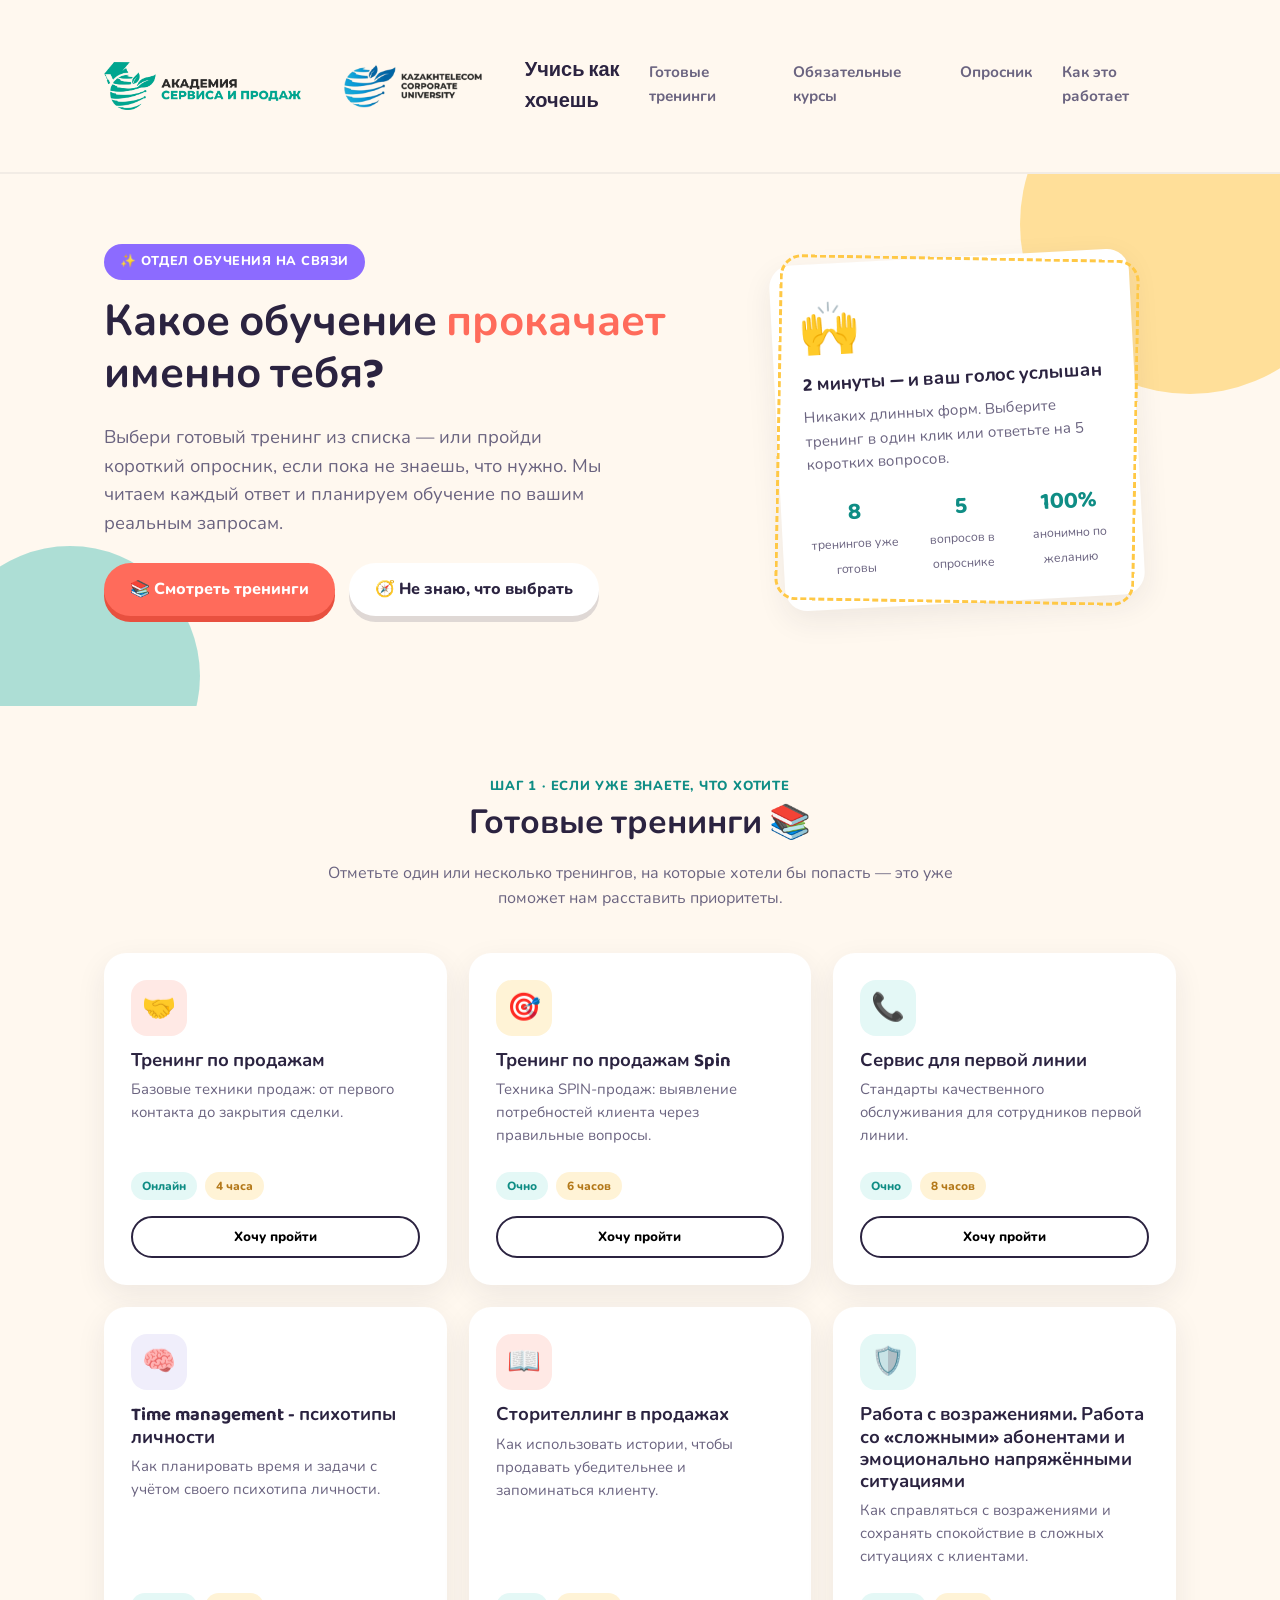
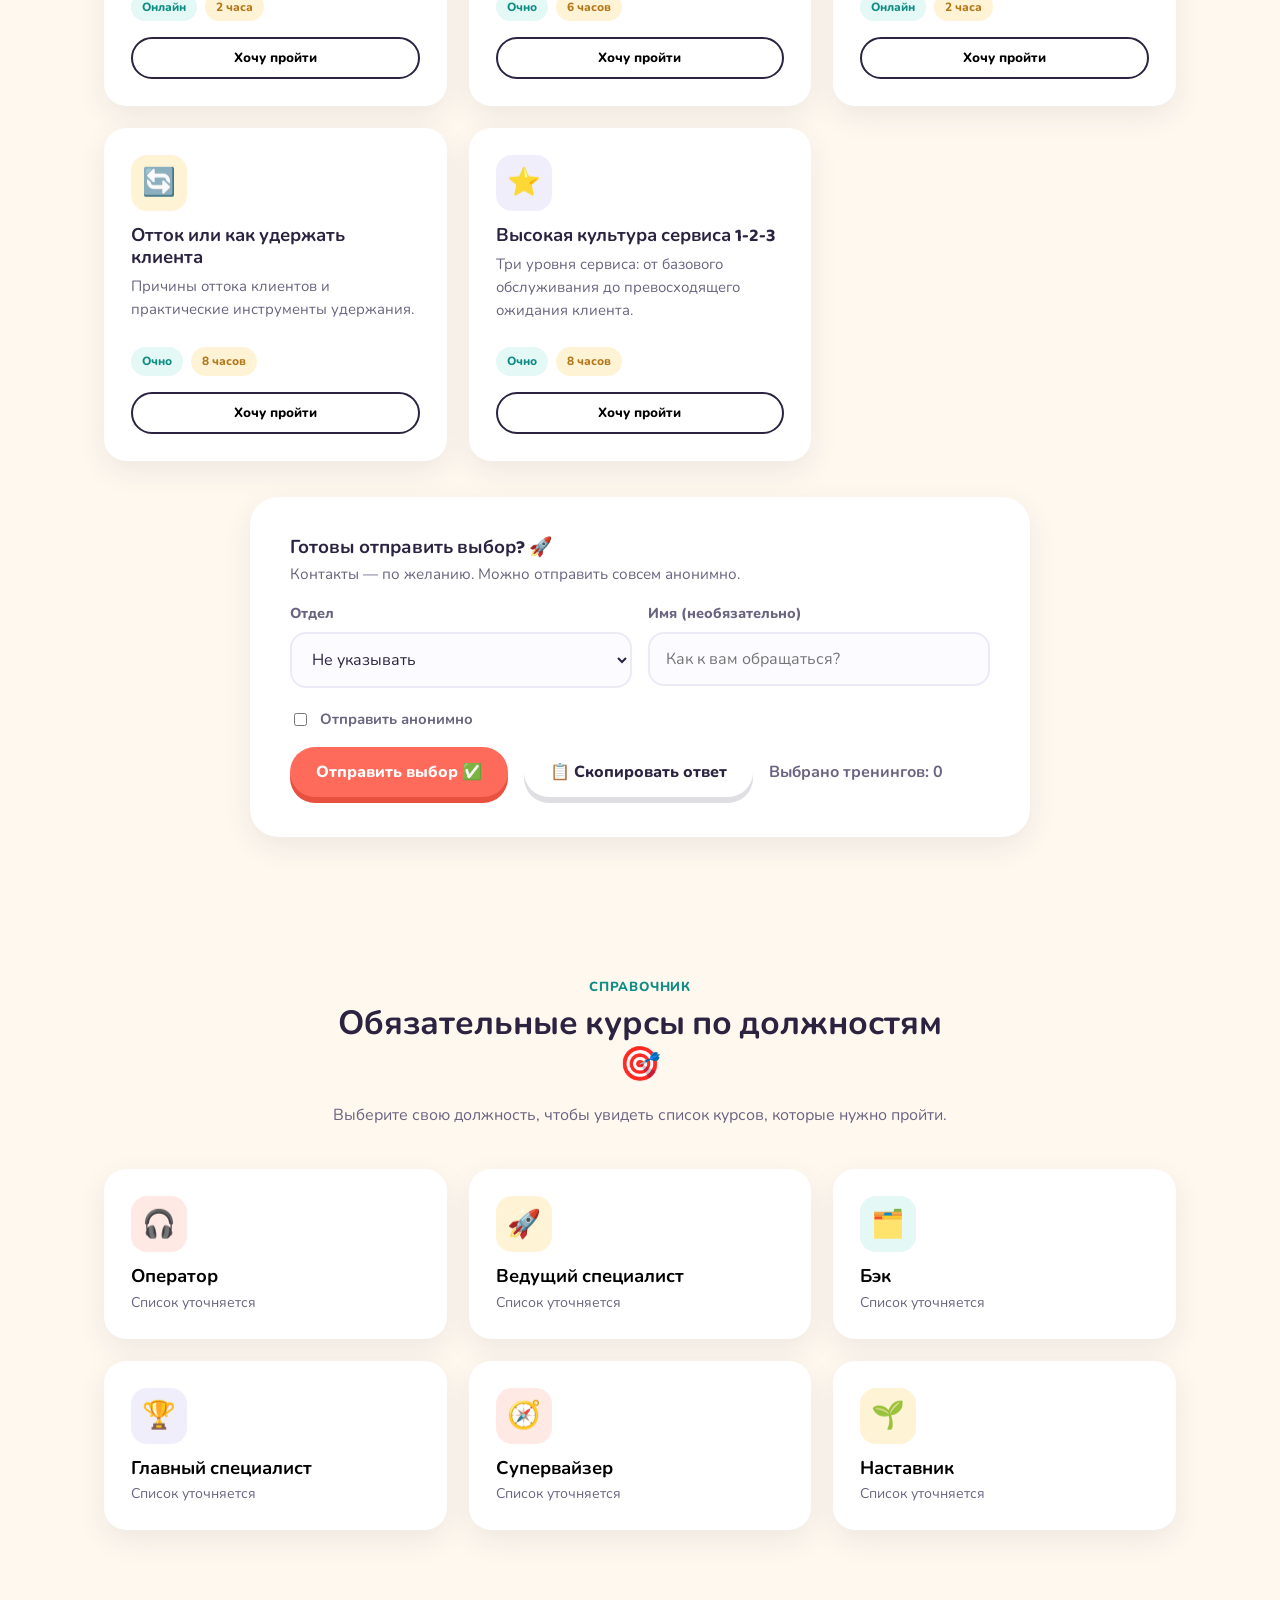
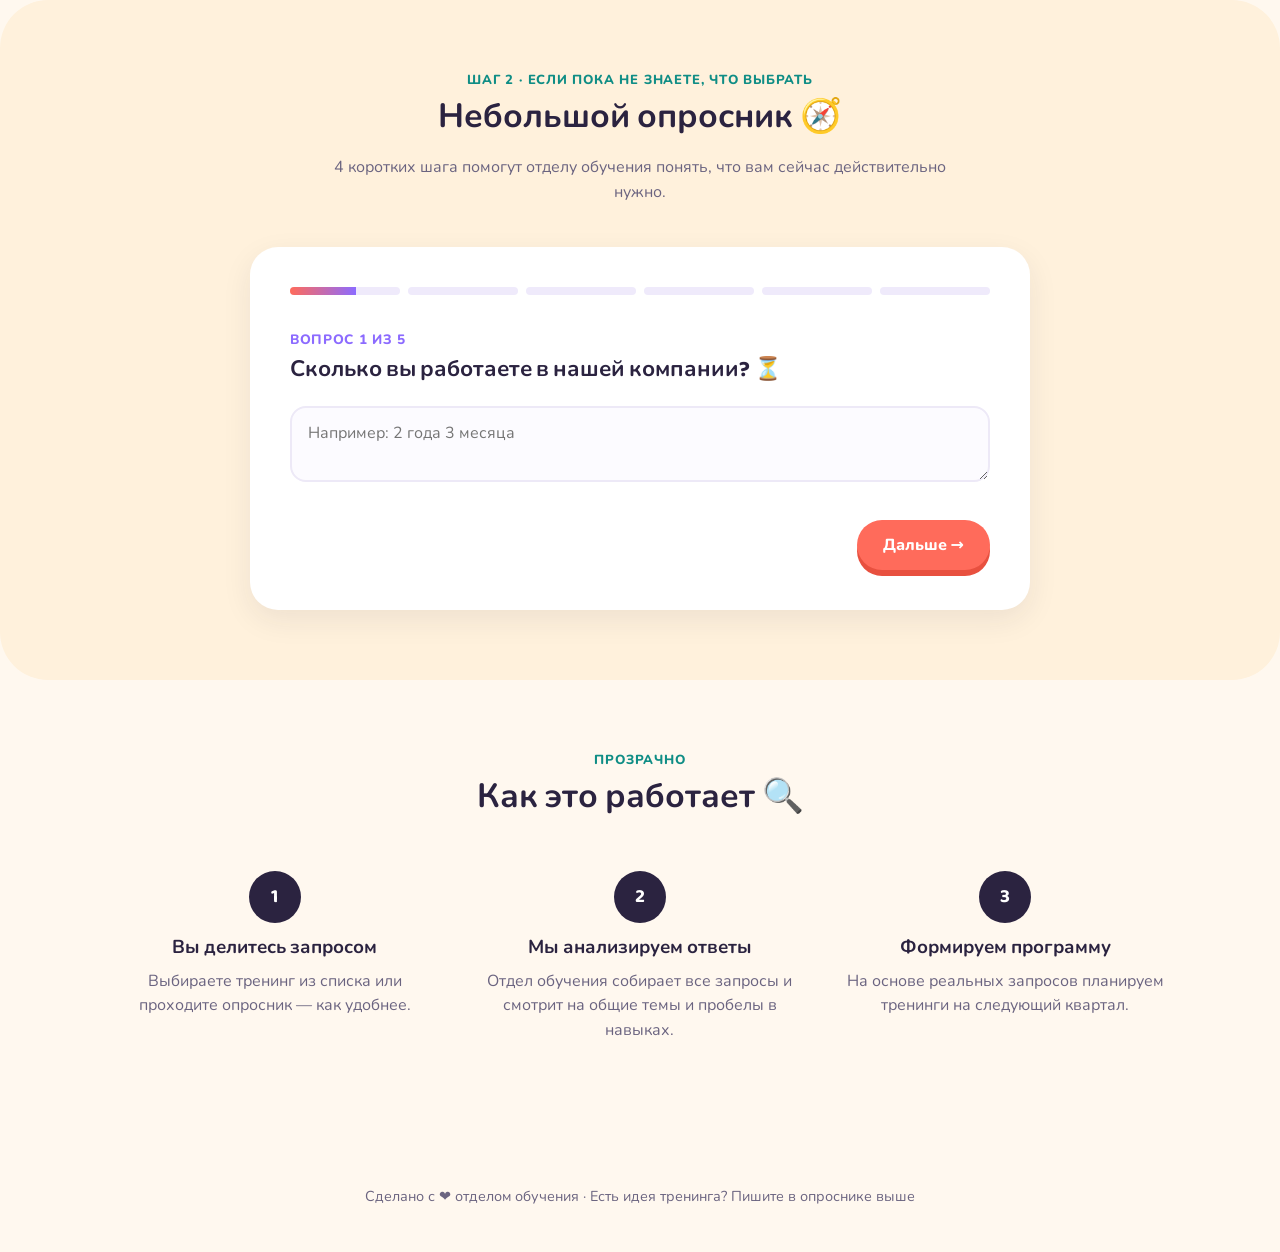
<file: index.html>
<!DOCTYPE html>
<html lang="ru">
<head>
<meta charset="UTF-8">
<meta name="viewport" content="width=device-width, initial-scale=1.0">
<title>Учись как хочешь — отдел обучения слушает вас</title>
<link rel="preconnect" href="https://fonts.googleapis.com">
<link href="https://fonts.googleapis.com/css2?family=Baloo+2:wght@600;700;800&family=Nunito:wght@400;600;700;800&display=swap" rel="stylesheet">
<link rel="stylesheet" href="style.css">
</head>
<body>

<div class="topbar">
  <div class="topbar-inner container">
    <div class="brand">
      <img src="logo-akademia.png" alt="Академия сервиса и продаж" class="brand-logo brand-logo-akademia">
      <img src="logo-kazakhtelecom.png" alt="Kazakhtelecom Corporate University" class="brand-logo brand-logo-huge">
      <span>Учись как хочешь</span>
    </div>
    <nav class="nav-links">
      <a href="#trainings">Готовые тренинги</a>
      <a href="#mandatory">Обязательные курсы</a>
      <a href="#survey">Опросник</a>
      <a href="#how">Как это работает</a>
    </nav>
  </div>
</div>

<header class="hero">
  <div class="blob blob-1"></div>
  <div class="blob blob-2"></div>
  <div class="container hero-inner">
    <div>
      <span class="eyebrow">✨ Отдел обучения на связи</span>
      <h1>Какое обучение <span>прокачает</span> именно тебя?</h1>
      <p class="lead">Выбери готовый тренинг из списка — или пройди короткий опросник, если пока не знаешь, что нужно. Мы читаем каждый ответ и планируем обучение по вашим реальным запросам.</p>
      <div class="hero-cta">
        <a href="#trainings" class="btn btn-primary">📚 Смотреть тренинги</a>
        <a href="#survey" class="btn btn-secondary">🧭 Не знаю, что выбрать</a>
      </div>
    </div>
    <div class="hero-art">
      <div class="hero-card">
        <div class="big-emoji">🙌</div>
        <h3>2 минуты — и ваш голос услышан</h3>
        <p style="color:var(--ink-soft); font-size:.95rem;">Никаких длинных форм. Выберите тренинг в один клик или ответьте на 5 коротких вопросов.</p>
        <div class="hero-stats">
          <div class="hero-stat"><b>8</b><span>тренингов уже готовы</span></div>
          <div class="hero-stat"><b>5</b><span>вопросов в опроснике</span></div>
          <div class="hero-stat"><b>100%</b><span>анонимно по желанию</span></div>
        </div>
      </div>
    </div>
  </div>
</header>

<section class="section" id="trainings">
  <div class="container">
    <div class="section-head">
      <span class="kicker">Шаг 1 · Если уже знаете, что хотите</span>
      <h2>Готовые тренинги 📚</h2>
      <p>Отметьте один или несколько тренингов, на которые хотели бы попасть — это уже поможет нам расставить приоритеты.</p>
    </div>

    <div class="trainings-grid" id="trainingsGrid"></div>

    <div class="survey-wrap" style="margin-top:36px;">
      <h3 style="margin-bottom:4px;">Готовы отправить выбор? 🚀</h3>
      <p style="color:var(--ink-soft); font-size:.95rem;">Контакты — по желанию. Можно отправить совсем анонимно.</p>

      <div class="two-col field-row">
        <div>
          <label class="field-label">Отдел</label>
          <select id="tDept">
            <option value="">Не указывать</option>
            <option>Продажи</option>
            <option>Маркетинг</option>
            <option>Разработка</option>
            <option>Продукт</option>
            <option>HR</option>
            <option>Финансы</option>
            <option>Поддержка клиентов</option>
            <option>Другое</option>
          </select>
        </div>
        <div>
          <label class="field-label">Имя (необязательно)</label>
          <input type="text" id="tName" placeholder="Как к вам обращаться?">
        </div>
      </div>

      <label class="anon-row">
        <input type="checkbox" id="tAnon"> Отправить анонимно
      </label>

      <div style="margin-top:16px; display:flex; align-items:center; gap:16px; flex-wrap:wrap;">
        <button class="btn btn-primary" id="submitTrainings">Отправить выбор ✅</button>
        <button class="btn btn-secondary" id="copyTrainings">📋 Скопировать ответ</button>
        <span id="pickCount" style="color:var(--ink-soft); font-weight:700;">Выбрано тренингов: 0</span>
      </div>
    </div>
  </div>
</section>

<section class="section" id="mandatory">
  <div class="container">
    <div class="section-head">
      <span class="kicker">Справочник</span>
      <h2>Обязательные курсы по должностям 🎯</h2>
      <p>Выберите свою должность, чтобы увидеть список курсов, которые нужно пройти.</p>
    </div>

    <div class="positions-grid" id="positionsGrid"></div>

    <div class="position-detail" id="positionDetail" style="display:none;">
      <button type="button" class="btn btn-ghost" id="positionBackBtn">← Ко всем должностям</button>
      <div class="position-detail-head">
        <div class="training-icon" id="positionDetailIcon"></div>
        <h3 id="positionDetailTitle"></h3>
      </div>
      <ul class="course-list" id="positionCourseList"></ul>
    </div>
  </div>
</section>

<section class="section section-alt" id="survey">
  <div class="container">
    <div class="section-head">
      <span class="kicker">Шаг 2 · Если пока не знаете, что выбрать</span>
      <h2>Небольшой опросник 🧭</h2>
      <p>4 коротких шага помогут отделу обучения понять, что вам сейчас действительно нужно.</p>
    </div>

    <div class="survey-wrap">
      <div class="progress-track">
        <div class="progress-seg active" data-seg="1"><span></span></div>
        <div class="progress-seg" data-seg="2"><span></span></div>
        <div class="progress-seg" data-seg="3"><span></span></div>
        <div class="progress-seg" data-seg="4"><span></span></div>
        <div class="progress-seg" data-seg="5"><span></span></div>
        <div class="progress-seg" data-seg="6"><span></span></div>
      </div>

      <form id="surveyForm">
        <!-- Step 1 -->
        <div class="q-step active" data-step="1">
          <span class="q-num">Вопрос 1 из 5</span>
          <h3>Сколько вы работаете в нашей компании? ⏳</h3>
          <div class="field-row">
            <textarea id="q1Tenure" rows="2" placeholder="Например: 2 года 3 месяца"></textarea>
          </div>
        </div>

        <!-- Step 2 -->
        <div class="q-step" data-step="2">
          <span class="q-num">Вопрос 2 из 5</span>
          <h3>Кратко опишите основные ваши задачи ✍️</h3>
          <div class="field-row">
            <textarea id="q2Tasks" rows="4" placeholder="Чем вы занимаетесь на своей должности изо дня в день?"></textarea>
          </div>
        </div>

        <!-- Step 3 -->
        <div class="q-step" data-step="3">
          <span class="q-num">Вопрос 3 из 5</span>
          <h3>Какое обучение вы уже проходили ранее? 📖</h3>
          <div class="field-row">
            <textarea id="q3PriorTraining" rows="4" placeholder="Курсы, тренинги, вебинары — внутренние или внешние..."></textarea>
          </div>
        </div>

        <!-- Step 4 -->
        <div class="q-step" data-step="4">
          <span class="q-num">Вопрос 4 из 5</span>
          <h3>Что для вас важно узнать нового в первую очередь? 💡</h3>
          <div class="field-row">
            <textarea id="q4WhatToLearn" rows="4" placeholder="Какие знания или навыки хотелось бы получить прямо сейчас?"></textarea>
          </div>
        </div>

        <!-- Step 5 -->
        <div class="q-step" data-step="5">
          <span class="q-num">Вопрос 5 из 5</span>
          <h3>Что в вашей работе вы хотите улучшить в первую очередь? 🚀</h3>
          <div class="field-row">
            <textarea id="q5WhatToImprove" rows="4" placeholder="Что мешает работать эффективнее и что стоило бы прокачать?"></textarea>
          </div>
        </div>

        <!-- Step 6 -->
        <div class="q-step" data-step="6">
          <span class="q-num">И последнее</span>
          <h3>Немного о вас 🙋</h3>
          <div class="two-col field-row">
            <div>
              <label class="field-label">Имя (необязательно)</label>
              <input type="text" id="sName" placeholder="Как к вам обращаться?">
            </div>
            <div>
              <label class="field-label">Фамилия (необязательно)</label>
              <input type="text" id="sSurname" placeholder="Ваша фамилия">
            </div>
          </div>
          <div class="two-col field-row">
            <div>
              <label class="field-label">Должность (необязательно)</label>
              <input type="text" id="sPosition" placeholder="Кем вы работаете?">
            </div>
            <div>
              <label class="field-label">Отдел</label>
              <select id="sDept">
                <option value="">Не указывать</option>
                <option>Продажи</option>
                <option>Маркетинг</option>
                <option>Разработка</option>
                <option>Продукт</option>
                <option>HR</option>
                <option>Финансы</option>
                <option>Поддержка клиентов</option>
                <option>Другое</option>
              </select>
            </div>
          </div>
          <label class="anon-row">
            <input type="checkbox" id="sAnon"> Отправить анонимно
          </label>

          <button type="button" class="btn btn-secondary" id="copySurvey" style="margin-top:16px;">📋 Скопировать ответ</button>
        </div>

        <!-- Thank you -->
        <div class="q-step" data-step="thanks">
          <div class="thankyou">
            <div class="big-emoji">🎉</div>
            <h3>Спасибо! Ответ получен</h3>
            <p style="color:var(--ink-soft);">Мы учтём это при планировании программы обучения. Если захотите — можно ещё выбрать тренинг из списка выше.</p>
            <div style="display:flex; gap:12px; justify-content:center; flex-wrap:wrap;">
              <a href="#trainings" class="btn btn-secondary">📚 К списку тренингов</a>
              <button type="button" class="btn btn-primary" id="restartSurvey">🔁 Пройти ещё раз</button>
            </div>
          </div>
        </div>

        <div class="step-nav" id="stepNav">
          <button type="button" class="btn btn-ghost" id="prevBtn" style="visibility:hidden;">← Назад</button>
          <button type="button" class="btn btn-primary" id="nextBtn">Дальше →</button>
        </div>
      </form>
    </div>
  </div>
</section>

<section class="section" id="how">
  <div class="container">
    <div class="section-head">
      <span class="kicker">Прозрачно</span>
      <h2>Как это работает 🔍</h2>
    </div>
    <div class="steps-grid">
      <div class="step-card">
        <div class="step-num">1</div>
        <h3>Вы делитесь запросом</h3>
        <p style="color:var(--ink-soft);">Выбираете тренинг из списка или проходите опросник — как удобнее.</p>
      </div>
      <div class="step-card">
        <div class="step-num">2</div>
        <h3>Мы анализируем ответы</h3>
        <p style="color:var(--ink-soft);">Отдел обучения собирает все запросы и смотрит на общие темы и пробелы в навыках.</p>
      </div>
      <div class="step-card">
        <div class="step-num">3</div>
        <h3>Формируем программу</h3>
        <p style="color:var(--ink-soft);">На основе реальных запросов планируем тренинги на следующий квартал.</p>
      </div>
    </div>
  </div>
</section>

<footer>
  <div class="container">
    <p>Сделано с ❤️ отделом обучения · Есть идея тренинга? Пишите в опроснике выше</p>
  </div>
</footer>

<div class="toast" id="toast"></div>

<script src="data.js"></script>
<script src="vendor-xlsx.full.min.js"></script>
<script src="script.js"></script>
</body>
</html>
</file>
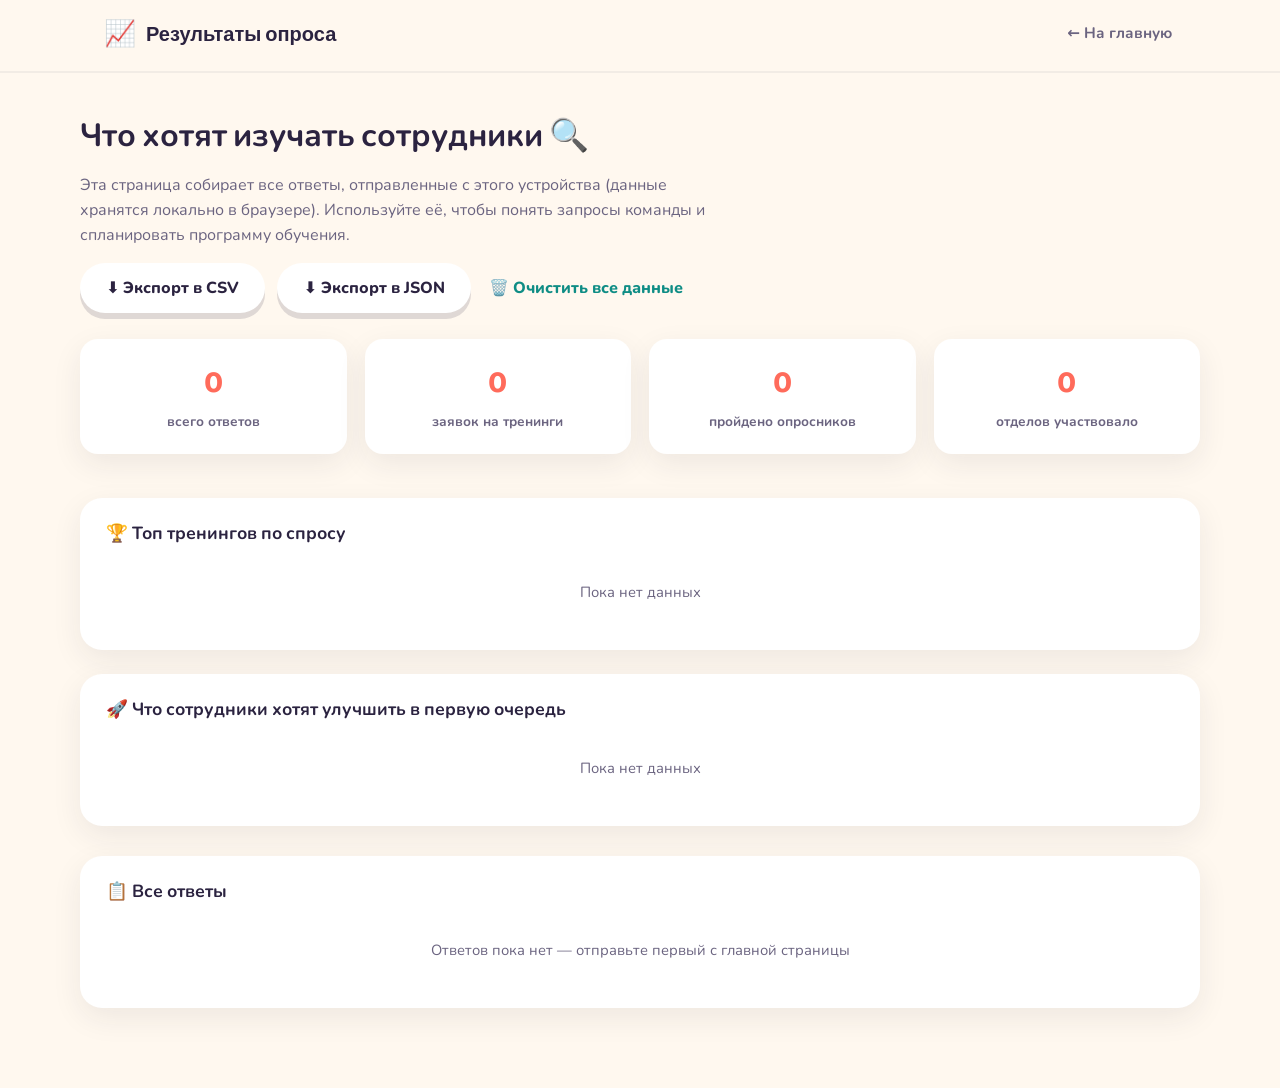
<file: results.html>
<!DOCTYPE html>
<html lang="ru">
<head>
<meta charset="UTF-8">
<meta name="viewport" content="width=device-width, initial-scale=1.0">
<title>Результаты опроса — отдел обучения</title>
<link rel="preconnect" href="https://fonts.googleapis.com">
<link href="https://fonts.googleapis.com/css2?family=Baloo+2:wght@600;700;800&family=Nunito:wght@400;600;700;800&display=swap" rel="stylesheet">
<link rel="stylesheet" href="style.css">
</head>
<body>

<div class="topbar">
  <div class="topbar-inner container">
    <div class="brand"><span class="emoji-badge">📈</span> Результаты опроса</div>
    <nav class="nav-links">
      <a href="index.html">← На главную</a>
    </nav>
  </div>
</div>

<div class="container admin-header">
  <h1>Что хотят изучать сотрудники 🔍</h1>
  <p style="color:var(--ink-soft); max-width:640px;">Эта страница собирает все ответы, отправленные с этого устройства (данные хранятся локально в браузере). Используйте её, чтобы понять запросы команды и спланировать программу обучения.</p>

  <div class="admin-actions">
    <button class="btn btn-secondary" id="exportCsv">⬇️ Экспорт в CSV</button>
    <button class="btn btn-secondary" id="exportJson">⬇️ Экспорт в JSON</button>
    <button class="btn btn-ghost" id="clearAll">🗑️ Очистить все данные</button>
  </div>

  <div class="admin-stats">
    <div class="stat-card"><b id="statTotal">0</b><span>всего ответов</span></div>
    <div class="stat-card"><b id="statTrainings">0</b><span>заявок на тренинги</span></div>
    <div class="stat-card"><b id="statSurveys">0</b><span>пройдено опросников</span></div>
    <div class="stat-card"><b id="statDepts">0</b><span>отделов участвовало</span></div>
  </div>

  <div class="panel" style="margin-bottom:24px;">
    <h3>🏆 Топ тренингов по спросу</h3>
    <div id="trainingBars"></div>
  </div>

  <div class="panel" style="margin-bottom:30px;">
    <h3>🚀 Что сотрудники хотят улучшить в первую очередь</h3>
    <div id="painPoints"></div>
  </div>

  <div class="panel" style="margin-bottom:60px;">
    <h3>📋 Все ответы</h3>
    <div id="responseList" class="response-list"></div>
  </div>
</div>

<div class="toast" id="toast"></div>

<script src="data.js"></script>
<script src="results.js"></script>
</body>
</html>
</file>
<file: style.css>
/* ===== Base & variables ===== */
:root {
  --coral: #FF6B5B;
  --coral-dark: #E8503F;
  --teal: #17B0A7;
  --teal-dark: #0F8D85;
  --yellow: #FFC845;
  --purple: #8C6BFF;
  --cream: #FFF8EF;
  --ink: #2B2340;
  --ink-soft: #6B6480;
  --card: #FFFFFF;
  --shadow: 0 10px 30px rgba(43, 35, 64, 0.08);
  --shadow-hover: 0 16px 40px rgba(43, 35, 64, 0.14);
  --radius: 22px;
  font-size: 16px;
}

* { box-sizing: border-box; }

body {
  margin: 0;
  font-family: 'Nunito', 'Segoe UI', system-ui, sans-serif;
  background: var(--cream);
  color: var(--ink);
  line-height: 1.55;
  overflow-x: hidden;
}

h1, h2, h3, h4 {
  font-family: 'Baloo 2', 'Nunito', sans-serif;
  font-weight: 700;
  margin: 0 0 .5em;
  line-height: 1.2;
}

p { margin: 0 0 1em; }

a { color: inherit; }

img, svg { display: block; max-width: 100%; }

.container {
  width: 100%;
  max-width: 1120px;
  margin: 0 auto;
  padding: 0 24px;
}

/* ===== Decorative blobs ===== */
.blob {
  position: absolute;
  border-radius: 50%;
  filter: blur(0px);
  opacity: .5;
  z-index: 0;
  pointer-events: none;
}

/* ===== Top bar ===== */
.topbar {
  position: sticky;
  top: 0;
  z-index: 50;
  background: rgba(255, 248, 239, 0.85);
  backdrop-filter: blur(8px);
  border-bottom: 2px solid rgba(43,35,64,.06);
}

.topbar-inner {
  display: flex;
  align-items: center;
  justify-content: space-between;
  padding: 14px 24px;
}

.brand {
  display: flex;
  align-items: center;
  gap: 10px;
  font-family: 'Baloo 2', sans-serif;
  font-weight: 700;
  font-size: 1.25rem;
}

.brand .emoji-badge {
  font-size: 1.6rem;
  display: inline-block;
  animation: float 3.5s ease-in-out infinite;
}

.brand-logo {
  height: 38px;
  width: auto;
}

.brand-logo-huge {
  height: 144px;
  width: auto;
}

.brand-logo-akademia {
  height: 48px;
  width: auto;
}

.nav-links {
  display: flex;
  gap: 22px;
  font-weight: 700;
  font-size: .95rem;
}

.nav-links a {
  text-decoration: none;
  color: var(--ink-soft);
  padding: 8px 4px;
  border-bottom: 3px solid transparent;
  transition: color .2s, border-color .2s;
}

.nav-links a:hover {
  color: var(--coral-dark);
  border-color: var(--coral);
}

/* ===== Hero ===== */
.hero {
  position: relative;
  padding: 70px 0 90px;
  overflow: hidden;
}

.hero .blob-1 {
  width: 340px; height: 340px;
  background: var(--yellow);
  top: -120px; right: -80px;
}
.hero .blob-2 {
  width: 260px; height: 260px;
  background: var(--teal);
  bottom: -100px; left: -60px;
  opacity: .35;
}

.hero-inner {
  position: relative;
  z-index: 1;
  display: grid;
  grid-template-columns: 1.15fr .85fr;
  gap: 40px;
  align-items: center;
}

.eyebrow {
  display: inline-flex;
  align-items: center;
  gap: 8px;
  background: var(--purple);
  color: #fff;
  font-weight: 800;
  font-size: .8rem;
  letter-spacing: .04em;
  text-transform: uppercase;
  padding: 8px 16px;
  border-radius: 999px;
  margin-bottom: 18px;
}

.hero h1 {
  font-size: 2.7rem;
  color: var(--ink);
}

.hero h1 span {
  color: var(--coral);
  position: relative;
  white-space: nowrap;
}

.hero p.lead {
  font-size: 1.15rem;
  color: var(--ink-soft);
  max-width: 520px;
}

.hero-cta {
  display: flex;
  gap: 14px;
  flex-wrap: wrap;
  margin-top: 26px;
}

.hero-art {
  position: relative;
  display: flex;
  align-items: center;
  justify-content: center;
}

.hero-card {
  background: var(--card);
  border-radius: var(--radius);
  box-shadow: var(--shadow);
  padding: 28px;
  width: 100%;
  max-width: 360px;
  transform: rotate(-3deg);
  position: relative;
}

.hero-card:before {
  content: '';
  position: absolute;
  inset: 0;
  border-radius: var(--radius);
  border: 3px dashed var(--yellow);
  transform: rotate(4deg);
  z-index: -1;
}

.hero-card .big-emoji {
  font-size: 3rem;
  margin-bottom: 8px;
}

.hero-stats {
  display: flex;
  gap: 18px;
  margin-top: 18px;
}

.hero-stat {
  flex: 1;
  text-align: center;
}

.hero-stat b {
  display: block;
  font-family: 'Baloo 2', sans-serif;
  font-size: 1.5rem;
  color: var(--teal-dark);
}

.hero-stat span {
  font-size: .78rem;
  color: var(--ink-soft);
}

/* ===== Buttons ===== */
.btn {
  display: inline-flex;
  align-items: center;
  gap: 8px;
  font-family: inherit;
  font-weight: 800;
  font-size: 1rem;
  border: none;
  border-radius: 999px;
  padding: 14px 26px;
  cursor: pointer;
  text-decoration: none;
  transition: transform .15s ease, box-shadow .15s ease;
  box-shadow: 0 6px 0 rgba(0,0,0,.08);
}

.btn:active { transform: translateY(3px); box-shadow: 0 2px 0 rgba(0,0,0,.08); }

.btn-primary {
  background: var(--coral);
  color: #fff;
  box-shadow: 0 6px 0 var(--coral-dark);
}
.btn-primary:hover { transform: translateY(-2px); }

.btn-secondary {
  background: #fff;
  color: var(--ink);
  box-shadow: 0 6px 0 rgba(43,35,64,.15);
}
.btn-secondary:hover { transform: translateY(-2px); }

.btn-ghost {
  background: transparent;
  color: var(--teal-dark);
  box-shadow: none;
  padding: 10px 6px;
}

.btn-block { width: 100%; justify-content: center; }

/* ===== Section headers ===== */
.section {
  padding: 70px 0;
  position: relative;
}

.section-head {
  text-align: center;
  max-width: 640px;
  margin: 0 auto 42px;
}

.section-head .kicker {
  color: var(--teal-dark);
  font-weight: 800;
  text-transform: uppercase;
  letter-spacing: .06em;
  font-size: .82rem;
  margin-bottom: 8px;
  display: block;
}

.section-head h2 {
  font-size: 2.1rem;
}

.section-head p {
  color: var(--ink-soft);
}

.section-alt {
  background: #FFF1DC;
  border-radius: 48px;
}

/* ===== Trainings grid ===== */
.trainings-grid {
  display: grid;
  grid-template-columns: repeat(3, 1fr);
  gap: 22px;
}

.training-card {
  background: var(--card);
  border-radius: var(--radius);
  padding: 24px;
  box-shadow: var(--shadow);
  border: 3px solid transparent;
  transition: transform .18s ease, box-shadow .18s ease, border-color .18s ease;
  display: flex;
  flex-direction: column;
  position: relative;
}

.training-card:hover {
  transform: translateY(-6px);
  box-shadow: var(--shadow-hover);
}

.training-card.selected {
  border-color: var(--teal);
  background: #F1FBFA;
}

.training-icon {
  width: 56px;
  height: 56px;
  border-radius: 16px;
  display: flex;
  align-items: center;
  justify-content: center;
  font-size: 1.7rem;
  margin-bottom: 14px;
}

.training-card h3 {
  font-size: 1.15rem;
  margin-bottom: 6px;
}

.training-card p {
  color: var(--ink-soft);
  font-size: .93rem;
  flex: 1;
}

.training-meta {
  display: flex;
  gap: 8px;
  flex-wrap: wrap;
  margin: 10px 0 16px;
}

.tag {
  font-size: .74rem;
  font-weight: 800;
  padding: 5px 11px;
  border-radius: 999px;
  background: #F0EEFB;
  color: var(--purple);
}

.tag.tag-teal { background: #E4F8F6; color: var(--teal-dark); }
.tag.tag-yellow { background: #FFF3D6; color: #B4791A; }

.pick-btn {
  width: 100%;
  border: 2px solid var(--ink);
  background: transparent;
  border-radius: 999px;
  padding: 10px 16px;
  font-weight: 800;
  font-family: inherit;
  cursor: pointer;
  transition: all .15s ease;
}

.pick-btn:hover { background: var(--ink); color: #fff; }

.pick-btn.picked {
  background: var(--teal);
  border-color: var(--teal);
  color: #fff;
}

.pick-btn.picked:hover { background: var(--teal-dark); border-color: var(--teal-dark); }

/* ===== Mandatory courses by position ===== */
.positions-grid {
  display: grid;
  grid-template-columns: repeat(3, 1fr);
  gap: 22px;
}

.position-card {
  background: var(--card);
  border-radius: var(--radius);
  padding: 24px;
  box-shadow: var(--shadow);
  border: 3px solid transparent;
  cursor: pointer;
  text-align: left;
  font-family: inherit;
  transition: transform .18s ease, box-shadow .18s ease, border-color .18s ease;
}

.position-card:hover {
  transform: translateY(-6px);
  box-shadow: var(--shadow-hover);
  border-color: var(--purple);
}

.position-card h3 {
  font-size: 1.15rem;
  margin-bottom: 4px;
}

.position-card p {
  color: var(--ink-soft);
  font-size: .88rem;
  margin: 0;
}

.position-detail {
  background: var(--card);
  border-radius: var(--radius);
  box-shadow: var(--shadow);
  padding: 32px;
  max-width: 720px;
  margin: 0 auto;
}

.position-detail-head {
  display: flex;
  align-items: center;
  gap: 16px;
  margin: 14px 0 20px;
}

.position-detail-head h3 {
  margin: 0;
  font-size: 1.4rem;
}

.course-list {
  list-style: none;
  margin: 0;
  padding: 0;
  display: flex;
  flex-direction: column;
  gap: 10px;
}

.course-list li {
  background: #FCFBFF;
  border: 2px solid #EDE9F7;
  border-radius: 14px;
  padding: 12px 16px;
  font-weight: 700;
}

.course-list li.empty-note {
  border: none;
  background: none;
  text-align: center;
  padding: 20px 0;
  font-weight: 400;
}

/* ===== Survey ===== */
.survey-wrap {
  background: var(--card);
  border-radius: 28px;
  box-shadow: var(--shadow);
  padding: 40px;
  max-width: 780px;
  margin: 0 auto;
}

.progress-track {
  display: flex;
  gap: 8px;
  margin-bottom: 32px;
}

.progress-seg {
  height: 8px;
  flex: 1;
  border-radius: 999px;
  background: #EFEAFB;
  overflow: hidden;
}

.progress-seg span {
  display: block;
  height: 100%;
  width: 0%;
  background: linear-gradient(90deg, var(--coral), var(--purple));
  transition: width .3s ease;
}

.progress-seg.done span { width: 100%; }
.progress-seg.active span { width: 60%; }

.q-step { display: none; animation: fadeIn .3s ease; }
.q-step.active { display: block; }

.q-step .q-num {
  color: var(--purple);
  font-weight: 800;
  font-size: .85rem;
  text-transform: uppercase;
  letter-spacing: .05em;
}

.q-step h3 {
  font-size: 1.4rem;
  margin: 6px 0 22px;
}

.choice-grid {
  display: grid;
  grid-template-columns: repeat(2, 1fr);
  gap: 12px;
  margin-bottom: 10px;
}

.choice {
  display: flex;
  align-items: center;
  gap: 10px;
  border: 2px solid #EDE9F7;
  border-radius: 16px;
  padding: 14px 16px;
  cursor: pointer;
  font-weight: 700;
  transition: all .15s ease;
  background: #FCFBFF;
}

.choice:hover { border-color: var(--purple); }

.choice input { accent-color: var(--teal); width: 18px; height: 18px; }

.choice.checked {
  border-color: var(--teal);
  background: #EFFAF9;
}

textarea, select, input[type="text"] {
  width: 100%;
  font-family: inherit;
  font-size: 1rem;
  padding: 14px 16px;
  border-radius: 16px;
  border: 2px solid #EDE9F7;
  background: #FCFBFF;
  resize: vertical;
  color: var(--ink);
}

textarea:focus, select:focus, input:focus {
  outline: none;
  border-color: var(--teal);
}

.field-label {
  font-weight: 800;
  font-size: .9rem;
  margin-bottom: 8px;
  display: block;
  color: var(--ink-soft);
}

.field-row {
  margin-bottom: 20px;
}

.two-col {
  display: grid;
  grid-template-columns: 1fr 1fr;
  gap: 16px;
}

.anon-row {
  display: flex;
  align-items: center;
  gap: 10px;
  margin-top: 4px;
  font-weight: 700;
  font-size: .92rem;
  color: var(--ink-soft);
}

.step-nav {
  display: flex;
  justify-content: space-between;
  margin-top: 30px;
}

/* thank you */
.thankyou {
  text-align: center;
  padding: 20px 0;
}

.thankyou .big-emoji {
  font-size: 3.4rem;
  margin-bottom: 10px;
  animation: pop .5s ease;
}

/* ===== How it works ===== */
.steps-grid {
  display: grid;
  grid-template-columns: repeat(3, 1fr);
  gap: 24px;
}

.step-card {
  text-align: center;
  padding: 10px;
}

.step-num {
  width: 52px;
  height: 52px;
  border-radius: 50%;
  background: var(--ink);
  color: #fff;
  display: flex;
  align-items: center;
  justify-content: center;
  font-family: 'Baloo 2', sans-serif;
  font-weight: 700;
  font-size: 1.2rem;
  margin: 0 auto 14px;
}

/* ===== Footer ===== */
footer {
  padding: 46px 0 30px;
  text-align: center;
  color: var(--ink-soft);
  font-size: .9rem;
}

footer a { color: var(--teal-dark); font-weight: 700; text-decoration: none; }

/* ===== Toast ===== */
.toast {
  position: fixed;
  bottom: 26px;
  left: 50%;
  transform: translateX(-50%) translateY(20px);
  background: var(--ink);
  color: #fff;
  padding: 16px 24px;
  border-radius: 20px;
  font-weight: 700;
  box-shadow: 0 10px 24px rgba(0,0,0,.2);
  opacity: 0;
  pointer-events: none;
  transition: all .3s ease;
  z-index: 100;
  display: flex;
  align-items: center;
  gap: 8px;
  max-width: min(90vw, 440px);
  text-align: center;
  line-height: 1.4;
}

.toast.show {
  opacity: 1;
  transform: translateX(-50%) translateY(0);
}

/* ===== Animations ===== */
@keyframes float {
  0%, 100% { transform: translateY(0) rotate(0deg); }
  50% { transform: translateY(-6px) rotate(-6deg); }
}

@keyframes fadeIn {
  from { opacity: 0; transform: translateY(8px); }
  to { opacity: 1; transform: translateY(0); }
}

@keyframes pop {
  0% { transform: scale(0.4); opacity: 0; }
  60% { transform: scale(1.15); opacity: 1; }
  100% { transform: scale(1); }
}

/* ===== Responsive ===== */
@media (max-width: 900px) {
  .hero-inner { grid-template-columns: 1fr; }
  .trainings-grid { grid-template-columns: repeat(2, 1fr); }
  .positions-grid { grid-template-columns: repeat(2, 1fr); }
  .steps-grid { grid-template-columns: 1fr; }
  .choice-grid { grid-template-columns: 1fr; }
  .two-col { grid-template-columns: 1fr; }
  .nav-links { display: none; }
}

@media (max-width: 600px) {
  .trainings-grid { grid-template-columns: 1fr; }
  .positions-grid { grid-template-columns: 1fr; }
  .hero h1 { font-size: 2.1rem; }
  .survey-wrap { padding: 26px 18px; }
  .section { padding: 50px 0; }
  .brand span { display: none; }
  .brand-logo-huge { height: 88px; }
  .brand-logo-akademia { height: 29px; }
}

/* ===== Admin dashboard ===== */
.admin-header {
  padding: 46px 0 20px;
}

.admin-stats {
  display: grid;
  grid-template-columns: repeat(4, 1fr);
  gap: 18px;
  margin: 26px 0 44px;
}

.stat-card {
  background: var(--card);
  border-radius: 18px;
  padding: 20px;
  box-shadow: var(--shadow);
  text-align: center;
}

.stat-card b {
  display: block;
  font-family: 'Baloo 2', sans-serif;
  font-size: 2rem;
  color: var(--coral);
}

.stat-card span {
  color: var(--ink-soft);
  font-size: .85rem;
  font-weight: 700;
}

.admin-grid {
  display: grid;
  grid-template-columns: 1fr 1fr;
  gap: 24px;
  margin-bottom: 30px;
}

.panel {
  background: var(--card);
  border-radius: var(--radius);
  box-shadow: var(--shadow);
  padding: 26px;
}

.panel h3 {
  font-size: 1.1rem;
  margin-bottom: 16px;
}

.bar-row {
  margin-bottom: 14px;
}

.bar-row .bar-label {
  display: flex;
  justify-content: space-between;
  font-size: .88rem;
  font-weight: 700;
  margin-bottom: 5px;
  color: var(--ink-soft);
}

.bar-track {
  height: 10px;
  background: #F0EEFB;
  border-radius: 999px;
  overflow: hidden;
}

.bar-fill {
  height: 100%;
  border-radius: 999px;
  background: linear-gradient(90deg, var(--coral), var(--purple));
}

.empty-note {
  color: var(--ink-soft);
  font-size: .92rem;
  text-align: center;
  padding: 20px 0;
}

.response-list {
  display: flex;
  flex-direction: column;
  gap: 14px;
}

.response-item {
  border: 2px solid #F0EEFB;
  border-radius: 16px;
  padding: 16px 18px;
}

.response-item .r-top {
  display: flex;
  justify-content: space-between;
  align-items: center;
  font-size: .82rem;
  color: var(--ink-soft);
  font-weight: 700;
  margin-bottom: 8px;
}

.response-item .r-type {
  padding: 3px 10px;
  border-radius: 999px;
  font-size: .72rem;
  font-weight: 800;
}

.r-type.trainings { background: #E4F8F6; color: var(--teal-dark); }
.r-type.survey { background: #F0EEFB; color: var(--purple); }

.response-item .r-tags {
  display: flex;
  gap: 6px;
  flex-wrap: wrap;
  margin-top: 6px;
}

.admin-actions {
  display: flex;
  gap: 12px;
  flex-wrap: wrap;
  margin-bottom: 10px;
}

@media (max-width: 900px) {
  .admin-stats { grid-template-columns: repeat(2, 1fr); }
  .admin-grid { grid-template-columns: 1fr; }
}
</file>
